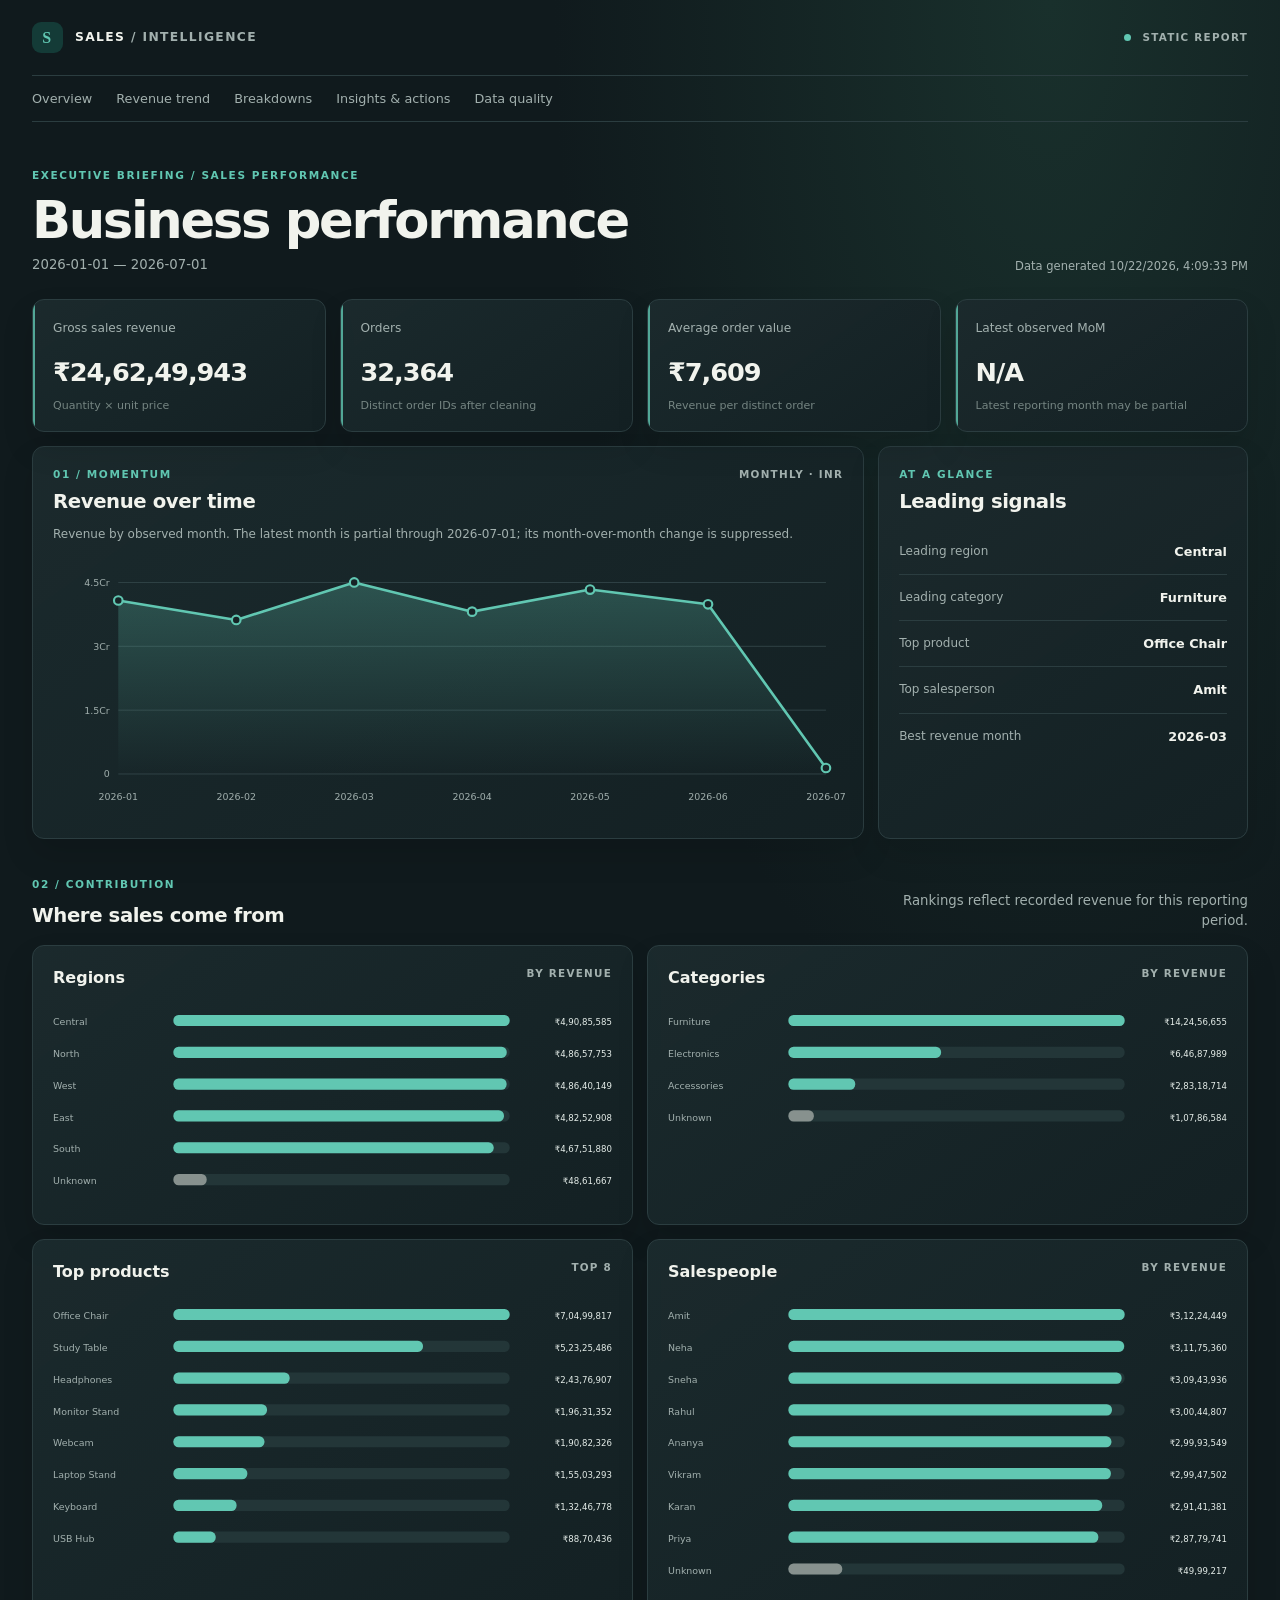
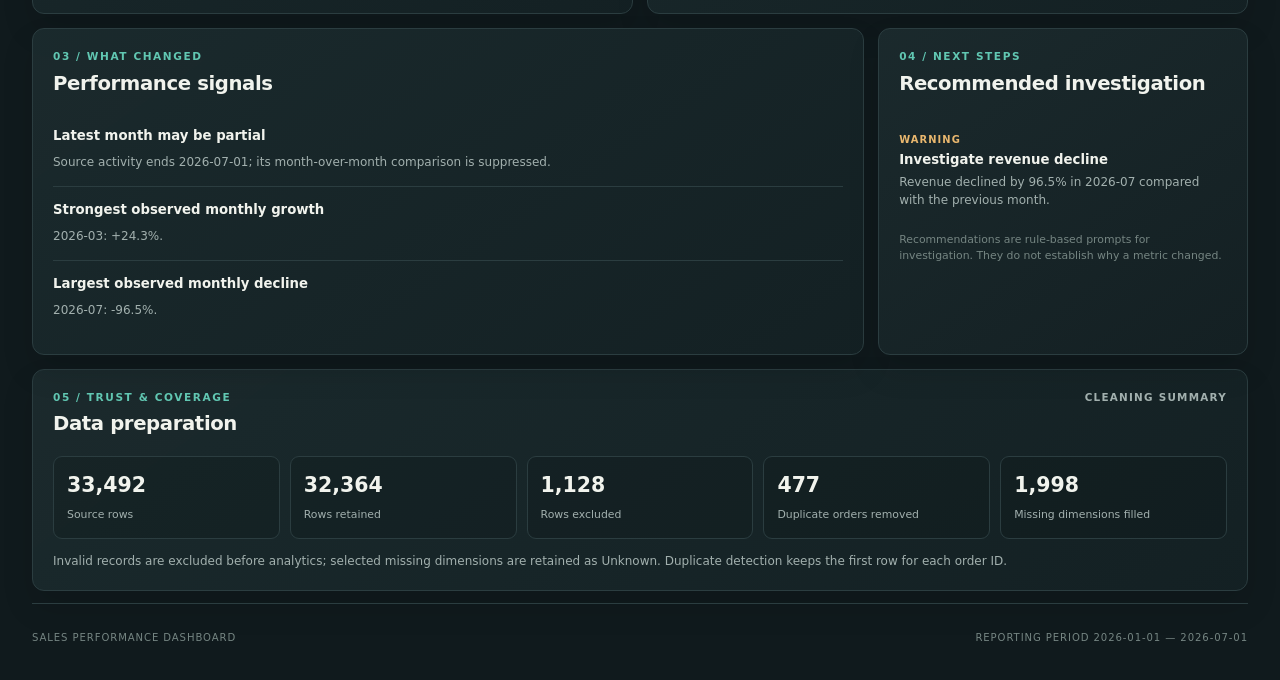
<file: site/index.html>
<!doctype html>
<html lang="en">
  <head>
    <meta charset="utf-8" />
    <meta name="viewport" content="width=device-width, initial-scale=1" />
    <meta name="theme-color" content="#101a1d" />
    <meta name="description" content="Executive sales performance dashboard generated from the project's sales data." />
    <title>Sales performance | Executive dashboard</title>
    <link rel="stylesheet" href="assets/css/dashboard.css" />
    <script src="assets/js/dashboard.js" defer></script>
  </head>
  <body>
    <div class="shell">
      <header class="topbar">
        <a class="brand" href="#top" aria-label="Sales performance dashboard home">
          <span class="brand-mark" aria-hidden="true">S</span>
          <span>SALES <span class="brand-muted">/ INTELLIGENCE</span></span>
        </a>
        <span class="live-label"><span class="live-dot"></span> STATIC REPORT</span>
      </header>

      <nav class="section-nav" aria-label="Dashboard sections">
        <a href="#overview">Overview</a>
        <a href="#trend">Revenue trend</a>
        <a href="#breakdowns">Breakdowns</a>
        <a href="#insights">Insights & actions</a>
        <a href="#quality">Data quality</a>
      </nav>

      <main id="top">
        <section class="hero" id="overview" aria-labelledby="page-title">
          <div>
            <p class="eyebrow">EXECUTIVE BRIEFING <span aria-hidden="true">/</span> SALES PERFORMANCE</p>
            <h1 id="page-title">Business performance</h1>
            <p class="period" id="report-period">Loading reporting period…</p>
          </div>
          <p class="generated" id="generated-at"></p>
        </section>

        <section class="kpi-grid" aria-label="Executive key performance indicators">
          <article class="panel kpi-card"><p class="kpi-label">Gross sales revenue</p><p class="kpi-value" id="kpi-revenue">—</p><p class="kpi-note">Quantity × unit price</p></article>
          <article class="panel kpi-card"><p class="kpi-label">Orders</p><p class="kpi-value" id="kpi-orders">—</p><p class="kpi-note">Distinct order IDs after cleaning</p></article>
          <article class="panel kpi-card"><p class="kpi-label">Average order value</p><p class="kpi-value" id="kpi-aov">—</p><p class="kpi-note">Revenue per distinct order</p></article>
          <article class="panel kpi-card"><p class="kpi-label">Latest observed MoM</p><p class="kpi-value" id="kpi-growth">—</p><p class="kpi-note" id="growth-note">Compared with prior observed month</p></article>
        </section>

        <section class="content-grid" id="trend">
          <article class="panel chart-panel trend-panel">
            <div class="panel-heading"><div><p class="eyebrow">01 / MOMENTUM</p><h2>Revenue over time</h2></div><span class="unit-label">MONTHLY · INR</span></div>
            <p class="panel-copy" id="trend-copy">Revenue by observed calendar month. Months with no source transactions are not assumed to be zero.</p>
            <div id="trend-chart" class="chart-slot" role="img" aria-label="Monthly revenue trend chart"></div>
          </article>
          <aside class="panel signal-panel">
            <div class="panel-heading"><div><p class="eyebrow">AT A GLANCE</p><h2>Leading signals</h2></div></div>
            <div id="signal-list" class="signal-list"></div>
          </aside>
        </section>

        <section id="breakdowns" class="breakdown-section" aria-labelledby="breakdown-title">
          <div class="section-heading"><div><p class="eyebrow">02 / CONTRIBUTION</p><h2 id="breakdown-title">Where sales come from</h2></div><p>Rankings reflect recorded revenue for this reporting period.</p></div>
          <div class="breakdown-grid">
            <article class="panel chart-panel"><div class="panel-heading"><h3>Regions</h3><span class="unit-label">BY REVENUE</span></div><div id="region-chart" class="chart-slot" role="img" aria-label="Revenue ranked by region"></div></article>
            <article class="panel chart-panel"><div class="panel-heading"><h3>Categories</h3><span class="unit-label">BY REVENUE</span></div><div id="category-chart" class="chart-slot" role="img" aria-label="Revenue ranked by category"></div></article>
            <article class="panel chart-panel"><div class="panel-heading"><h3>Top products</h3><span class="unit-label">TOP 8</span></div><div id="product-chart" class="chart-slot" role="img" aria-label="Top products by revenue"></div></article>
            <article class="panel chart-panel"><div class="panel-heading"><h3>Salespeople</h3><span class="unit-label">BY REVENUE</span></div><div id="sales-chart" class="chart-slot" role="img" aria-label="Revenue ranked by salesperson"></div></article>
          </div>
        </section>

        <section class="content-grid lower-grid" id="insights">
          <article class="panel insight-panel"><div class="panel-heading"><div><p class="eyebrow">03 / WHAT CHANGED</p><h2>Performance signals</h2></div></div><div id="insight-list" class="insight-list"></div></article>
          <article class="panel insight-panel"><div class="panel-heading"><div><p class="eyebrow">04 / NEXT STEPS</p><h2>Recommended investigation</h2></div></div><div id="recommendation-list" class="recommendation-list"></div><p class="disclaimer">Recommendations are rule-based prompts for investigation. They do not establish why a metric changed.</p></article>
        </section>

        <section class="panel quality-panel" id="quality">
          <div class="panel-heading"><div><p class="eyebrow">05 / TRUST & COVERAGE</p><h2>Data preparation</h2></div><span class="unit-label">CLEANING SUMMARY</span></div>
          <div id="quality-grid" class="quality-grid"></div>
          <p class="panel-copy quality-copy">Invalid records are excluded before analytics; selected missing dimensions are retained as Unknown. Duplicate detection keeps the first row for each order ID.</p>
        </section>

        <p id="load-error" class="error-message" role="alert" hidden></p>
      </main>
      <footer><span>SALES PERFORMANCE DASHBOARD</span><span id="footer-period"></span></footer>
    </div>
  </body>
</html>
</file>
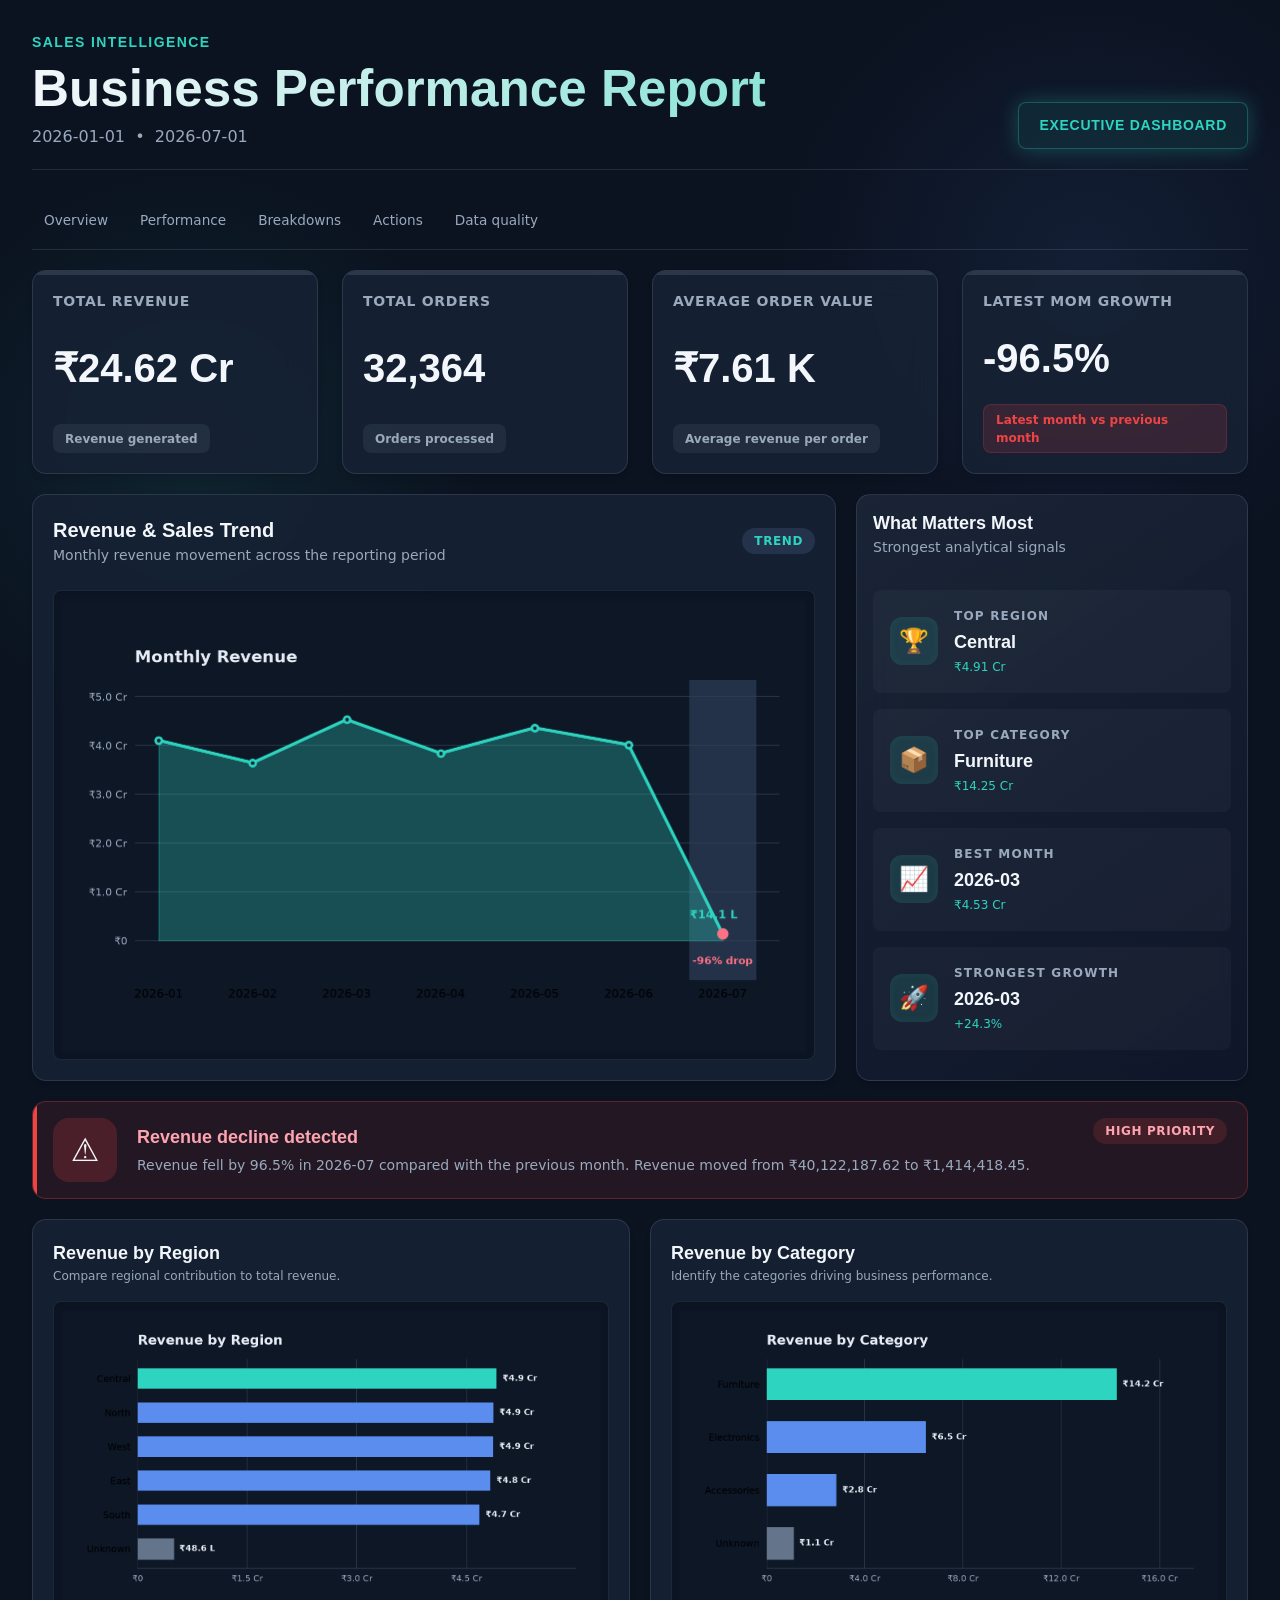
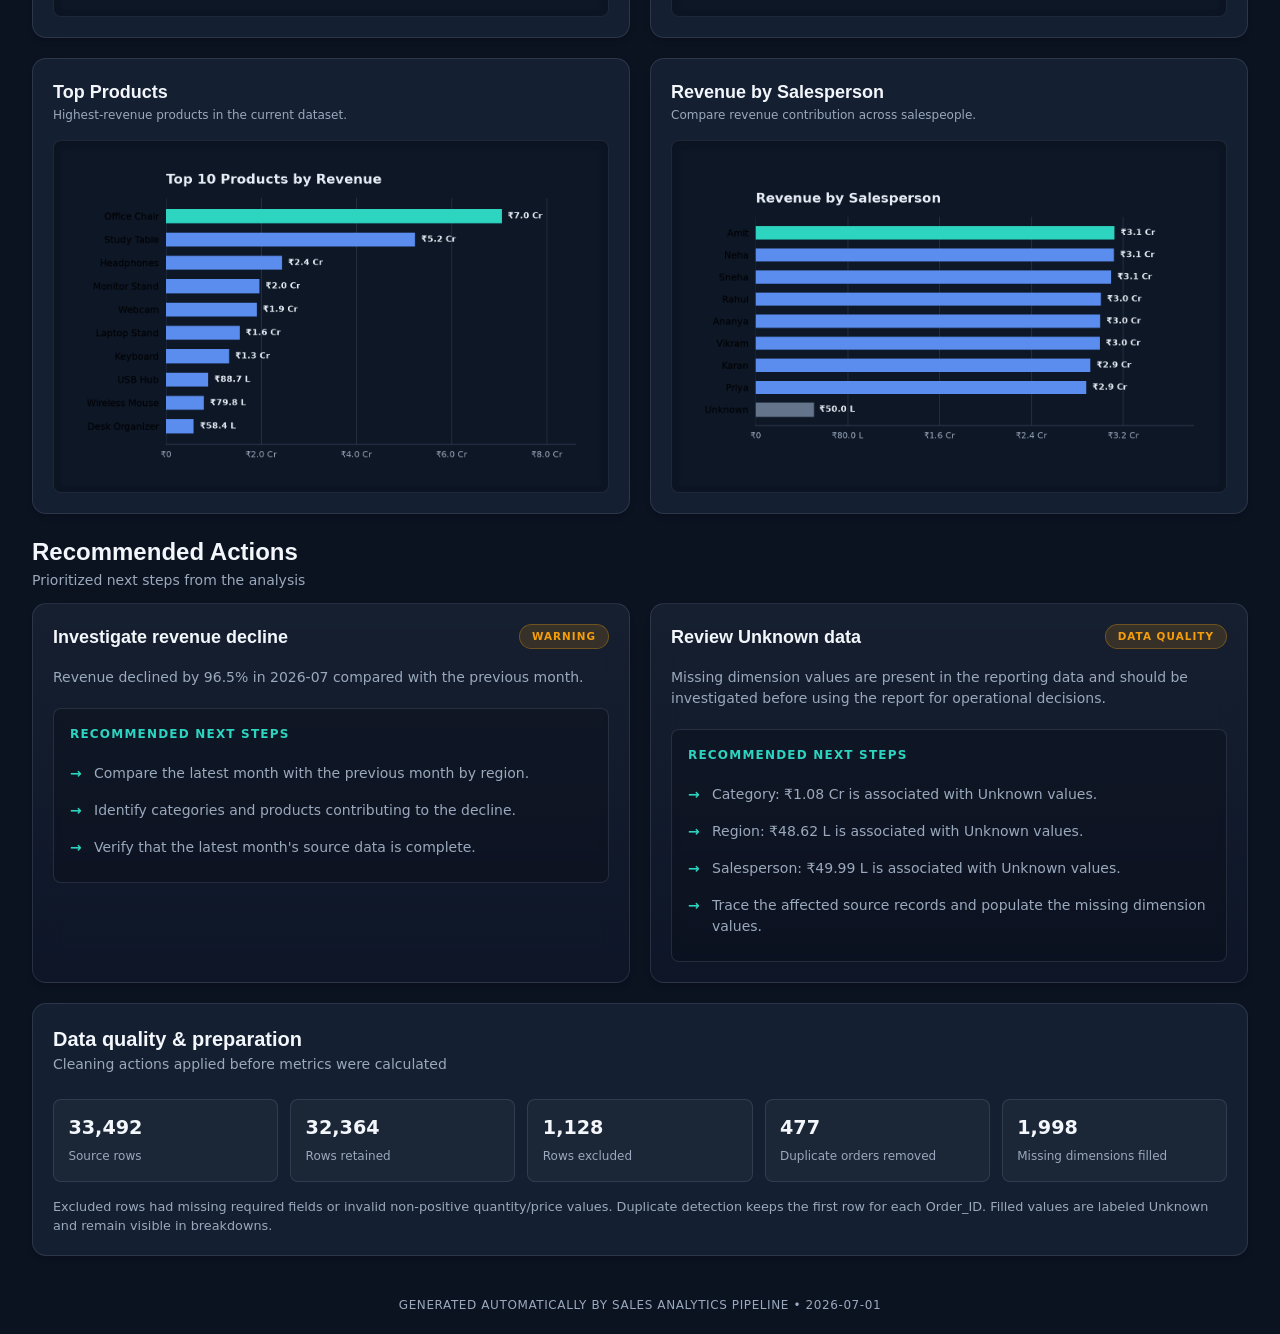
<file: reports/business-performance-report.html>
<!doctype html>
<html lang="en">
<head>
    <meta charset="utf-8">
    <meta name="viewport" content="width=device-width, initial-scale=1">
    <title>Business Performance Report</title>
    <style>
        :root {
            --bg-color: #0b1220;
            --surface: rgba(23, 34, 53, 0.86);
            --surface-hover: rgba(38, 54, 79, 0.9);
            --border: rgba(148, 163, 184, 0.18);
            --border-hover: rgba(45, 212, 191, 0.4);
            --text-main: #f3f7fb;
            --text-muted: #9aa9bd;
            --accent: #2dd4bf;
            --accent-glow: rgba(45, 212, 191, 0.28);
            --success: #10b981;
            --success-bg: rgba(16, 185, 129, 0.15);
            --warning: #f59e0b;
            --warning-bg: rgba(245, 158, 11, 0.15);
            --danger: #ef4444;
            --danger-bg: rgba(239, 68, 68, 0.15);
            --radius-lg: 20px;
            --radius-md: 14px;
            --radius-sm: 8px;
            --shadow-sm: 0 4px 6px -1px rgba(0,0,0,0.1), 0 2px 4px -1px rgba(0,0,0,0.06);
            --shadow-lg: 0 20px 25px -5px rgba(0,0,0,0.2), 0 10px 10px -5px rgba(0,0,0,0.1);
        }

        * { box-sizing: border-box; margin: 0; padding: 0; }

        body {
            background-color: var(--bg-color);
            background-image: 
                radial-gradient(circle at 15% 50%, rgba(45, 212, 191, 0.09), transparent 25%),
                radial-gradient(circle at 85% 30%, rgba(91, 141, 239, 0.1), transparent 25%);
            background-attachment: fixed;
            color: var(--text-main);
            font-family: Inter, ui-sans-serif, system-ui, -apple-system, BlinkMacSystemFont, "Segoe UI", sans-serif;
            line-height: 1.5;
            -webkit-font-smoothing: antialiased;
        }

        .glass-panel {
            background: var(--surface);
            backdrop-filter: blur(16px);
            -webkit-backdrop-filter: blur(16px);
            border: 1px solid var(--border);
            border-radius: var(--radius-md);
            box-shadow: var(--shadow-sm);
            transition: border-color 0.2s ease, box-shadow 0.2s ease;
        }

        .glass-panel:hover {
            border-color: var(--border-hover);
            box-shadow: var(--shadow-lg);
        }

        .section-nav { display: flex; gap: .5rem; flex-wrap: wrap; padding: .75rem 0; border-bottom: 1px solid var(--border); }
        .section-nav a { color: var(--text-muted); text-decoration: none; padding: .45rem .75rem; border-radius: 6px; font-size: .85rem; }
        .section-nav a:hover, .section-nav a:focus-visible { color: var(--accent); background: var(--surface-hover); outline: 2px solid var(--accent); outline-offset: 2px; }
        .quality-section { grid-column: span 12; padding: 1.25rem; }
        .quality-grid { display: grid; grid-template-columns: repeat(auto-fit, minmax(150px, 1fr)); gap: .75rem; }
        .quality-item { padding: .9rem; background: rgba(255,255,255,.03); border: 1px solid var(--border); border-radius: var(--radius-sm); }
        .quality-value { display: block; color: var(--text-main); font-size: 1.2rem; font-weight: 700; }
        .quality-label { color: var(--text-muted); font-size: .75rem; }
        .quality-note { color: var(--text-muted); font-size: .8rem; margin-top: .9rem; }

        .dashboard-container {
            max-width: 1400px;
            margin: 0 auto;
            padding: 2rem 2rem 1.25rem;
            display: flex;
            flex-direction: column;
            gap: 1.25rem;
        }

        .header {
            display: flex;
            justify-content: space-between;
            align-items: flex-end;
            padding-bottom: 1.25rem;
            border-bottom: 1px solid var(--border);
        }

        .eyebrow {
            font-family: 'Outfit', sans-serif;
            color: var(--accent);
            font-size: 0.875rem;
            font-weight: 700;
            letter-spacing: 0.1em;
            text-transform: uppercase;
            margin-bottom: 0.5rem;
            display: block;
        }

        h1 {
            font-family: 'Outfit', sans-serif;
            font-size: clamp(2rem, 4vw, 3.5rem);
            font-weight: 800;
            line-height: 1.1;
            background: linear-gradient(to right, #f3f7fb, #8de4d7);
            -webkit-background-clip: text;
            -webkit-text-fill-color: transparent;
            margin-bottom: 0.5rem;
        }

        .report-period {
            color: var(--text-muted);
            font-size: 1rem;
            font-weight: 500;
        }

        .header-badge {
            padding: 0.75rem 1.25rem;
            background: rgba(45, 212, 191, 0.08);
            border: 1px solid rgba(45, 212, 191, 0.3);
            border-radius: var(--radius-sm);
            color: var(--accent);
            font-family: 'Outfit', sans-serif;
            font-weight: 700;
            font-size: 0.875rem;
            letter-spacing: 0.05em;
            box-shadow: 0 0 20px var(--accent-glow);
        }

        .bento-grid {
            display: grid;
            grid-template-columns: repeat(12, 1fr);
            gap: 1.25rem;
        }

        .kpi-section {
            grid-column: span 12;
            display: grid;
            grid-template-columns: repeat(auto-fit, minmax(240px, 1fr));
            gap: 1.5rem;
        }

        .kpi-card {
            padding: 1.25rem;
            display: flex;
            flex-direction: column;
            justify-content: space-between;
            position: relative;
            overflow: hidden;
        }

        .kpi-card::before {
            content: '';
            position: absolute;
            top: 0; left: 0; right: 0; height: 4px;
            background: var(--border);
            transition: background 0.3s ease;
        }
        .kpi-card:hover::before { background: var(--accent); }
        
        .kpi-card.kpi-success:hover::before { background: var(--success); }
        .kpi-card.kpi-danger:hover::before { background: var(--danger); }
        .kpi-card.kpi-warning:hover::before { background: var(--warning); }

        .kpi-label {
            color: var(--text-muted);
            font-size: 0.875rem;
            font-weight: 600;
            text-transform: uppercase;
            letter-spacing: 0.05em;
        }

        .kpi-value {
            font-family: 'Outfit', sans-serif;
            font-size: 2.5rem;
            font-weight: 800;
            margin: 1rem 0;
            color: var(--text-main);
        }

        .kpi-context {
            font-size: 0.75rem;
            font-weight: 600;
            padding: 0.35rem 0.75rem;
            border-radius: var(--radius-sm);
            width: fit-content;
        }

        .kpi-success .kpi-context { background: var(--success-bg); color: var(--success); border: 1px solid rgba(16,185,129,0.2); }
        .kpi-danger .kpi-context { background: var(--danger-bg); color: var(--danger); border: 1px solid rgba(239,68,68,0.2); }
        .kpi-warning .kpi-context { background: var(--warning-bg); color: var(--warning); border: 1px solid rgba(245,158,11,0.2); }
        .kpi-neutral .kpi-context { background: rgba(148,163,184,0.1); color: var(--text-muted); }

        .hero-chart-container {
            grid-column: span 8;
            padding: 1.25rem;
            display: flex;
            flex-direction: column;
        }

        .highlights-sidebar {
            grid-column: span 4;
            padding: 0.9rem 1rem;
            display: flex;
            flex-direction: column;
            background: linear-gradient(145deg, rgba(30,41,59,0.8), rgba(15,23,42,0.9));
        }

        .section-header {
            display: flex;
            justify-content: space-between;
            align-items: center;
            margin-bottom: 1.5rem;
        }

        .section-title {
            font-family: 'Outfit', sans-serif;
            font-size: 1.25rem;
            font-weight: 700;
            color: var(--text-main);
        }

        .section-subtitle {
            color: var(--text-muted);
            font-size: 0.875rem;
        }

        .badge-subtle {
            background: var(--surface-hover);
            color: var(--accent);
            padding: 0.25rem 0.75rem;
            border-radius: 99px;
            font-size: 0.75rem;
            font-weight: 700;
            letter-spacing: 0.05em;
        }

        .chart-image-wrap {
            flex: 1;
            display: flex;
            align-items: center;
            justify-content: center;
            padding: 1.5rem;
            border-radius: var(--radius-sm);
            background: rgba(11, 18, 32, 0.62);
            border: 1px solid rgba(148, 163, 184, 0.12);
            box-shadow: inset 0 2px 10px rgba(0,0,0,0.18);
        }

        .chart-image {
            max-width: 100%;
            height: auto;
            border-radius: 4px;
        }

        .highlight-item {
            display: flex;
            align-items: center;
            gap: 1rem;
            padding: 1rem;
            border-radius: var(--radius-sm);
            background: rgba(255,255,255,0.03);
            margin-bottom: 1rem;
            border: 1px solid transparent;
            transition: all 0.2s ease;
        }
        
        .highlight-item:hover {
            background: rgba(255,255,255,0.06);
            border-color: var(--border);
            transform: translateX(4px);
        }

        .highlight-icon {
            width: 48px;
            height: 48px;
            border-radius: 12px;
            background: rgba(45, 212, 191, 0.12);
            display: flex;
            align-items: center;
            justify-content: center;
            font-size: 1.5rem;
            box-shadow: inset 0 0 10px rgba(45, 212, 191, 0.08);
        }

        .highlight-content {
            flex: 1;
        }

        .highlight-label {
            font-size: 0.75rem;
            color: var(--text-muted);
            text-transform: uppercase;
            letter-spacing: 0.1em;
            font-weight: 700;
            margin-bottom: 0.25rem;
        }

        .highlight-value {
            font-family: 'Outfit', sans-serif;
            font-size: 1.125rem;
            font-weight: 700;
            color: var(--text-main);
        }

        .highlight-detail {
            font-size: 0.75rem;
            color: var(--accent);
            margin-top: 0.125rem;
        }

        .alerts-section { grid-column: span 12; }

        .alert-card {
            display: flex;
            align-items: center;
            gap: 1.25rem;
            padding: 1rem 1.25rem;
            border-radius: var(--radius-md);
            background: rgba(239, 68, 68, 0.1);
            border: 1px solid rgba(239, 68, 68, 0.3);
            position: relative;
            overflow: hidden;
        }
        
        .alert-card::before {
            content: '';
            position: absolute;
            left: 0; top: 0; bottom: 0; width: 4px;
            background: var(--danger);
        }

        .alert-icon {
            font-size: 2rem;
            background: rgba(239, 68, 68, 0.2);
            width: 64px; height: 64px;
            display: flex; align-items: center; justify-content: center;
            border-radius: 16px;
            flex-shrink: 0;
        }

        .alert-content h4 { margin-bottom: 0.25rem; color: #fda4af; font-size: 1.125rem; font-family: 'Outfit', sans-serif; }
        .alert-content p { color: var(--text-muted); font-size: 0.875rem; }

        .alert-success {
            background: rgba(16, 185, 129, 0.05);
            border: 1px solid rgba(16, 185, 129, 0.2);
        }
        .alert-success::before { background: var(--success); }
        .alert-success .alert-icon { background: rgba(16, 185, 129, 0.15); font-size: 1.5rem; color: var(--success); }
        .alert-success .alert-content h4 { color: #6ee7b7; }
        .alert-success .alert-content p { color: var(--text-muted); font-weight: 400; font-size: 0.875rem; }
        .alert-priority { position: absolute; top: 1rem; right: 1.25rem; }
        .alert-priority-danger { background: var(--danger-bg); color: #fda4af; }
        .alert-priority-success { background: var(--success-bg); color: #6ee7b7; }

        .small-chart-card {
            grid-column: span 6;
            padding: 1.25rem;
            display: flex;
            flex-direction: column;
        }

        .recommendations-section {
            grid-column: span 12;
            display: grid;
            grid-template-columns: repeat(auto-fit, minmax(400px, 1fr));
            gap: 1.25rem;
        }

        .rec-card {
            padding: 1.25rem;
            background: linear-gradient(180deg, rgba(30,41,59,0.6), rgba(15,23,42,0.8));
        }

        .rec-header {
            display: flex;
            justify-content: space-between;
            align-items: flex-start;
            margin-bottom: 1rem;
        }
        
        .rec-title {
            font-family: 'Outfit', sans-serif;
            font-size: 1.125rem;
            font-weight: 700;
            color: var(--text-main);
        }

        .rec-badge {
            padding: 0.25rem 0.75rem;
            border-radius: 99px;
            font-size: 0.65rem;
            font-weight: 800;
            letter-spacing: 0.1em;
            text-transform: uppercase;
            background: var(--warning-bg);
            color: var(--warning);
            border: 1px solid rgba(245,158,11,0.3);
        }

        .rec-desc {
            color: var(--text-muted);
            font-size: 0.875rem;
            margin-bottom: 1.25rem;
        }

        .rec-actions {
            background: rgba(0,0,0,0.2);
            border-radius: var(--radius-sm);
            padding: 1rem;
            border: 1px solid var(--border);
        }

        .rec-actions-title {
            font-size: 0.75rem;
            text-transform: uppercase;
            letter-spacing: 0.1em;
            font-weight: 700;
            color: var(--accent);
            margin-bottom: 0.75rem;
        }

        .rec-actions ul {
            list-style: none;
        }

        .rec-actions li {
            font-size: 0.875rem;
            color: var(--text-muted);
            padding: 0.5rem 0 0.5rem 1.5rem;
            position: relative;
        }

        .rec-actions li::before {
            content: '→';
            position: absolute;
            left: 0;
            color: var(--accent);
            font-weight: bold;
        }

        footer {
            text-align: center;
            padding-top: 1.25rem;
            color: var(--text-muted);
            font-size: 0.75rem;
            letter-spacing: 0.05em;
        }

        @media (max-width: 1024px) {
            .hero-chart-container { grid-column: span 12; }
            .highlights-sidebar { grid-column: span 12; display: grid; grid-template-columns: repeat(2, 1fr); gap: 1rem; }
            .small-chart-card { grid-column: span 12; }
        }
        @media (max-width: 640px) {
            .highlights-sidebar { grid-template-columns: 1fr; }
            .header { flex-direction: column; align-items: flex-start; gap: 1rem; }
            .alert-card { align-items: flex-start; }
            .alert-priority { position: static; margin-left: auto; flex-shrink: 0; }
        }
    </style>
</head>
<body>
    <div class="dashboard-container">
        
        <header class="header">
            <div>
                <span class="eyebrow">Sales Intelligence</span>
                <h1>Business Performance Report</h1>
                <div class="report-period">
                    2026-01-01 &nbsp;&bull;&nbsp; 2026-07-01
                </div>
            </div>
            <div class="header-badge">
                EXECUTIVE DASHBOARD
            </div>
        </header>

        <nav class="section-nav" aria-label="Dashboard sections">
            <a href="#overview">Overview</a><a href="#performance">Performance</a>
            <a href="#breakdowns">Breakdowns</a><a href="#actions">Actions</a><a href="#quality">Data quality</a>
        </nav>

        <main class="bento-grid">
            <section class="kpi-section" id="overview" aria-label="Performance at a Glance">
                
        <article class="kpi-card glass-panel kpi-neutral">
            <div class="kpi-label">Total Revenue</div>
            <div class="kpi-value">₹24.62 Cr</div>
            <div class="kpi-context">Revenue generated</div>
        </article>
    

        <article class="kpi-card glass-panel kpi-neutral">
            <div class="kpi-label">Total Orders</div>
            <div class="kpi-value">32,364</div>
            <div class="kpi-context">Orders processed</div>
        </article>
    

        <article class="kpi-card glass-panel kpi-neutral">
            <div class="kpi-label">Average Order Value</div>
            <div class="kpi-value">₹7.61 K</div>
            <div class="kpi-context">Average revenue per order</div>
        </article>
    

        <article class="kpi-card glass-panel kpi-danger">
            <div class="kpi-label">Latest MoM Growth</div>
            <div class="kpi-value">-96.5%</div>
            <div class="kpi-context">Latest month vs previous month</div>
        </article>
    
            </section>

            <section class="hero-chart-container glass-panel" id="performance">
                <div class="section-header">
                    <div>
                        <h2 class="section-title">Revenue & Sales Trend</h2>
                        <p class="section-subtitle">Monthly revenue movement across the reporting period</p>
                    </div>
                    <span class="badge-subtle">TREND</span>
                </div>
                <div class="chart-image-wrap">
                    
        <img
            class="chart-image"
            src="charts\monthly_revenue.png"
            alt="Revenue Trend"
            loading="eager"
        >
    
                </div>
            </section>

            <aside class="highlights-sidebar glass-panel">
                <div class="section-header" style="margin-bottom: 2rem;">
                    <div>
                        <h2 class="section-title" style="font-size: 1.125rem;">What Matters Most</h2>
                        <p class="section-subtitle">Strongest analytical signals</p>
                    </div>
                </div>
                
        <article class="highlight-item">
            <div class="highlight-icon">🏆</div>
            <div class="highlight-content">
                <div class="highlight-label">TOP REGION</div>
                <div class="highlight-value">Central</div>
                <div class="highlight-detail">₹4.91 Cr</div>
            </div>
        </article>
    

        <article class="highlight-item">
            <div class="highlight-icon">📦</div>
            <div class="highlight-content">
                <div class="highlight-label">TOP CATEGORY</div>
                <div class="highlight-value">Furniture</div>
                <div class="highlight-detail">₹14.25 Cr</div>
            </div>
        </article>
    

        <article class="highlight-item">
            <div class="highlight-icon">📈</div>
            <div class="highlight-content">
                <div class="highlight-label">BEST MONTH</div>
                <div class="highlight-value">2026-03</div>
                <div class="highlight-detail">₹4.53 Cr</div>
            </div>
        </article>
    

        <article class="highlight-item">
            <div class="highlight-icon">🚀</div>
            <div class="highlight-content">
                <div class="highlight-label">STRONGEST GROWTH</div>
                <div class="highlight-value">2026-03</div>
                <div class="highlight-detail">+24.3%</div>
            </div>
        </article>
    
            </aside>

            <section class="alerts-section" aria-label="Attention Required">
                
                <div class="alert-card">
                    <div class="alert-icon">⚠️</div>
                    <div class="alert-content">
                        <h4>Revenue decline detected</h4>
                        <p>Revenue fell by 96.5% in 2026-07 compared with the previous month. Revenue moved from ₹40,122,187.62 to ₹1,414,418.45.</p>
                    </div>
                    <span class="badge-subtle alert-priority alert-priority-danger">HIGH PRIORITY</span>
                </div>
            
            </section>

            <div id="breakdowns" style="display:contents">
            <article class="small-chart-card glass-panel">
                <div class="section-header" style="margin-bottom: 1rem;">
                    <div>
                        <h3 class="section-title" style="font-size: 1.125rem;">Revenue by Region</h3>
                        <p class="section-subtitle" style="font-size: 0.75rem;">Compare regional contribution to total revenue.</p>
                    </div>
                </div>
                <div class="chart-image-wrap">
                    <img
                        class="chart-image"
                        src="charts\revenue_by_region.png"
                        alt="Revenue by Region"
                        loading="lazy"
                    >
                </div>
            </article>
            

            <article class="small-chart-card glass-panel">
                <div class="section-header" style="margin-bottom: 1rem;">
                    <div>
                        <h3 class="section-title" style="font-size: 1.125rem;">Revenue by Category</h3>
                        <p class="section-subtitle" style="font-size: 0.75rem;">Identify the categories driving business performance.</p>
                    </div>
                </div>
                <div class="chart-image-wrap">
                    <img
                        class="chart-image"
                        src="charts\revenue_by_category.png"
                        alt="Revenue by Category"
                        loading="lazy"
                    >
                </div>
            </article>
            

            <article class="small-chart-card glass-panel">
                <div class="section-header" style="margin-bottom: 1rem;">
                    <div>
                        <h3 class="section-title" style="font-size: 1.125rem;">Top Products</h3>
                        <p class="section-subtitle" style="font-size: 0.75rem;">Highest-revenue products in the current dataset.</p>
                    </div>
                </div>
                <div class="chart-image-wrap">
                    <img
                        class="chart-image"
                        src="charts\top_products.png"
                        alt="Top Products"
                        loading="lazy"
                    >
                </div>
            </article>
            

            <article class="small-chart-card glass-panel">
                <div class="section-header" style="margin-bottom: 1rem;">
                    <div>
                        <h3 class="section-title" style="font-size: 1.125rem;">Revenue by Salesperson</h3>
                        <p class="section-subtitle" style="font-size: 0.75rem;">Compare revenue contribution across salespeople.</p>
                    </div>
                </div>
                <div class="chart-image-wrap">
                    <img
                        class="chart-image"
                        src="charts\salesperson_revenue.png"
                        alt="Revenue by Salesperson"
                        loading="lazy"
                    >
                </div>
            </article>
            </div>

            <section class="recommendations-section" id="actions">
                <div style="grid-column: 1 / -1; margin-bottom: -0.5rem;">
                    <h2 class="section-title" style="font-size: 1.5rem;">Recommended Actions</h2>
                    <p class="section-subtitle">Prioritized next steps from the analysis</p>
                </div>
                
            <article class="rec-card glass-panel">
                <div class="rec-header">
                    <h3 class="rec-title">
                        Investigate revenue decline
                    </h3>
                    <span class="rec-badge">
                        warning
                    </span>
                </div>

                <p class="rec-desc">
                    Revenue declined by 96.5% in 2026-07 compared with the previous month.
                </p>

                
        <div class="rec-actions">
            <p class="rec-actions-title">
                Recommended next steps
            </p>
            <ul>
                <li>Compare the latest month with the previous month by region.</li>
<li>Identify categories and products contributing to the decline.</li>
<li>Verify that the latest month&#x27;s source data is complete.</li>
            </ul>
        </div>
    
            </article>
            

            <article class="rec-card glass-panel">
                <div class="rec-header">
                    <h3 class="rec-title">
                        Review Unknown data
                    </h3>
                    <span class="rec-badge">
                        DATA QUALITY
                    </span>
                </div>

                <p class="rec-desc">
                    Missing dimension values are present in the reporting data
                    and should be investigated before using the report for
                    operational decisions.
                </p>

                
        <div class="rec-actions">
            <p class="rec-actions-title">
                Recommended next steps
            </p>
            <ul>
                <li>Category: ₹1.08 Cr is associated with Unknown values.</li>
<li>Region: ₹48.62 L is associated with Unknown values.</li>
<li>Salesperson: ₹49.99 L is associated with Unknown values.</li>
<li>Trace the affected source records and populate the missing dimension values.</li>
            </ul>
        </div>
    
            </article>
            
            </section>
            <section class="quality-section glass-panel" id="quality" aria-labelledby="quality-title">
        <div class="section-header"><div><h2 class="section-title" id="quality-title">Data quality & preparation</h2>
        <p class="section-subtitle">Cleaning actions applied before metrics were calculated</p></div></div>
        <div class="quality-grid"><div class="quality-item"><span class="quality-value">33,492</span><span class="quality-label">Source rows</span></div><div class="quality-item"><span class="quality-value">32,364</span><span class="quality-label">Rows retained</span></div><div class="quality-item"><span class="quality-value">1,128</span><span class="quality-label">Rows excluded</span></div><div class="quality-item"><span class="quality-value">477</span><span class="quality-label">Duplicate orders removed</span></div><div class="quality-item"><span class="quality-value">1,998</span><span class="quality-label">Missing dimensions filled</span></div></div>
        <p class="quality-note">Excluded rows had missing required fields or invalid non-positive quantity/price values. Duplicate detection keeps the first row for each Order_ID. Filled values are labeled Unknown and remain visible in breakdowns.</p>
    </section>
        </main>

        <footer>
            GENERATED AUTOMATICALLY BY SALES ANALYTICS PIPELINE &bull; 2026-07-01
        </footer>
    </div>
</body>
</html>
</file>
<file: site/assets/css/dashboard.css>
@charset "utf-8";
:root {
  color-scheme: dark;
  --bg: #101a1d;
  --surface: #172326;
  --surface-raised: #1b2a2d;
  --line: #2b3d40;
  --text: #f1f3ed;
  --muted: #a2b0ae;
  --subtle: #758582;
  --teal: #61c7b2;
  --teal-dark: #143b37;
  --amber: #e9b76e;
  --red: #ed8580;
  --radius: 12px;
  font-family: Inter, ui-sans-serif, system-ui, -apple-system, BlinkMacSystemFont, "Segoe UI", sans-serif;
  background: var(--bg);
  color: var(--text);
  font-synthesis: none;
  text-rendering: optimizeLegibility;
}
* { box-sizing: border-box; }
html { scroll-behavior: smooth; }
body { margin: 0; background: radial-gradient(ellipse at 82% 0%, #19302c 0, transparent 31rem), var(--bg); color: var(--text); line-height: 1.5; }
a { color: inherit; }
.shell { width: min(1440px, 100% - 64px); margin: auto; }
.topbar { min-height: 76px; display: flex; align-items: center; justify-content: space-between; border-bottom: 1px solid var(--line); }
.brand { display: inline-flex; align-items: center; gap: 12px; text-decoration: none; font-size: .77rem; font-weight: 800; letter-spacing: .11em; }
.brand-mark { width: 31px; height: 31px; display: grid; place-items: center; border-radius: 9px; background: var(--teal-dark); color: var(--teal); font: 750 1rem Georgia, serif; }
.brand-muted { color: var(--muted); font-weight: 600; }
.live-label, .unit-label { color: var(--muted); font-size: .65rem; font-weight: 700; letter-spacing: .12em; }
.live-dot { width: 7px; height: 7px; border-radius: 50%; display: inline-block; margin-right: 7px; background: var(--teal); }
.section-nav { display: flex; gap: 24px; overflow-x: auto; padding: 13px 0; border-bottom: 1px solid var(--line); }
.section-nav a { flex: 0 0 auto; color: var(--muted); text-decoration: none; font-size: .8rem; }
.section-nav a:hover, .section-nav a:focus-visible { color: var(--teal); outline: 2px solid var(--teal); outline-offset: 4px; }
.hero { display: flex; justify-content: space-between; align-items: end; gap: 24px; padding: 46px 0 24px; }
.eyebrow { margin: 0 0 8px; color: var(--teal); font-size: .66rem; font-weight: 750; letter-spacing: .15em; }
h1, h2, h3, p { margin-top: 0; }
h1 { margin-bottom: 4px; font-size: clamp(2rem, 4vw, 3.2rem); line-height: 1.1; letter-spacing: -.045em; font-weight: 650; }
h2 { margin-bottom: 0; font-size: 1.23rem; font-weight: 620; letter-spacing: -.02em; }
h3 { margin: 0; font-size: 1rem; font-weight: 620; }
.period, .generated, .panel-copy, .section-heading > p { margin: 7px 0 0; color: var(--muted); font-size: .83rem; }
.generated { text-align: right; font-size: .72rem; }
.panel { min-width: 0; border: 1px solid var(--line); border-radius: var(--radius); background: linear-gradient(145deg, rgba(27,42,45,.97), rgba(20,32,35,.98)); box-shadow: 0 16px 32px rgba(0,0,0,.12); }
.kpi-grid { display: grid; grid-template-columns: repeat(4, minmax(0, 1fr)); gap: 14px; }
.kpi-card { padding: 19px 20px 17px; position: relative; overflow: hidden; }
.kpi-card::before { content: ""; position: absolute; inset: 0 auto 0 0; width: 2px; background: var(--teal); opacity: .8; }
.kpi-label { margin: 0; color: var(--muted); font-size: .76rem; }
.kpi-value { margin: 15px 0 7px; font-size: clamp(1.45rem, 2vw, 2rem); font-weight: 660; letter-spacing: -.04em; font-variant-numeric: tabular-nums; }
.kpi-note { margin: 0; color: var(--subtle); font-size: .69rem; }
.positive { color: var(--teal); }
.negative { color: var(--red); }
.content-grid { display: grid; grid-template-columns: minmax(0, 1.8fr) minmax(290px, .8fr); gap: 14px; margin-top: 14px; }
.chart-panel, .signal-panel, .insight-panel, .quality-panel { padding: 20px; }
.panel-heading { display: flex; align-items: start; justify-content: space-between; gap: 14px; }
.panel-heading .eyebrow { margin-bottom: 4px; }
.panel-copy { margin-top: 8px; font-size: .75rem; }
.chart-slot { width: 100%; margin-top: 18px; }
.chart-slot svg { width: 100%; height: auto; display: block; overflow: visible; }
.chart-gridline { stroke: #34474a; stroke-width: 1; }
.chart-axis-text { fill: #a2b0ae; font: 11px Inter, system-ui, sans-serif; }
.chart-value-text { fill: #e6eeea; font: 10px Inter, system-ui, sans-serif; }
.trend-path { fill: none; stroke: var(--teal); stroke-width: 3; stroke-linecap: round; stroke-linejoin: round; }
.trend-area { fill: url(#trend-fill); }
.trend-point { fill: var(--surface); stroke: var(--teal); stroke-width: 2.5; }
.bar-track { fill: #233638; }
.bar-fill { fill: #61c7b2; }
.bar-fill.unknown { fill: #87918e; }
.signal-list { display: grid; gap: 0; margin-top: 12px; }
.signal { display: flex; justify-content: space-between; gap: 12px; padding: 13px 0; border-top: 1px solid var(--line); }
.signal:first-child { border-top: 0; }
.signal-label { color: var(--muted); font-size: .75rem; }
.signal-value { text-align: right; font-size: .8rem; font-weight: 650; }
.breakdown-section { margin-top: 38px; }
.section-heading { display: flex; justify-content: space-between; align-items: end; gap: 20px; margin-bottom: 14px; }
.section-heading > p { max-width: 370px; text-align: right; }
.breakdown-grid { display: grid; grid-template-columns: repeat(2, minmax(0, 1fr)); gap: 14px; }
.lower-grid { margin-top: 14px; }
.insight-list, .recommendation-list { margin-top: 14px; }
.insight-row, .recommendation { padding: 13px 0; border-top: 1px solid var(--line); }
.insight-row:first-child, .recommendation:first-child { border-top: 0; }
.insight-row strong, .recommendation strong { display: block; margin-bottom: 3px; font-size: .83rem; }
.insight-row span, .recommendation p { margin: 0; color: var(--muted); font-size: .75rem; }
.recommendation .severity { color: var(--amber); font-size: .62rem; font-weight: 700; letter-spacing: .11em; text-transform: uppercase; }
.disclaimer { margin: 10px 0 0; color: var(--subtle); font-size: .68rem; }
.quality-panel { margin-top: 14px; }
.quality-grid { display: grid; grid-template-columns: repeat(5, minmax(0, 1fr)); gap: 10px; margin-top: 17px; }
.quality-item { padding: 13px; border: 1px solid var(--line); border-radius: 9px; background: rgba(10,18,20,.23); }
.quality-number { display: block; font-size: 1.28rem; font-weight: 650; font-variant-numeric: tabular-nums; }
.quality-label { color: var(--muted); font-size: .68rem; }
.quality-copy { margin-top: 13px; }
.empty { padding: 28px 8px; color: var(--muted); font-size: .8rem; text-align: center; }
.error-message { margin: 16px 0; padding: 14px 16px; border: 1px solid #804d49; border-radius: 8px; color: #ffc3be; background: #3d2826; }
footer { display: flex; justify-content: space-between; gap: 16px; padding: 26px 0 35px; margin-top: 12px; border-top: 1px solid var(--line); color: var(--subtle); font-size: .63rem; letter-spacing: .09em; }
@media (max-width: 960px) { .shell { width: min(100% - 40px, 760px); } .kpi-grid { grid-template-columns: repeat(2, 1fr); } .content-grid { grid-template-columns: 1fr; } .quality-grid { grid-template-columns: repeat(3, 1fr); } }
@media (max-width: 600px) { .shell { width: calc(100% - 28px); } .topbar { min-height: 64px; } .section-nav { gap: 18px; } .hero { display: block; padding: 34px 0 20px; } .generated { text-align: left; } .kpi-grid, .breakdown-grid { grid-template-columns: 1fr; gap: 10px; } .kpi-card { padding: 16px; } .kpi-value { margin-top: 10px; } .chart-panel, .signal-panel, .insight-panel, .quality-panel { padding: 16px; } .section-heading { display: block; } .section-heading > p { text-align: left; } .quality-grid { grid-template-columns: repeat(2, 1fr); } footer { flex-direction: column; } }
@media (prefers-reduced-motion: reduce) { html { scroll-behavior: auto; } *, *::before, *::after { transition-duration: .01ms !important; animation-duration: .01ms !important; } }
</file>
